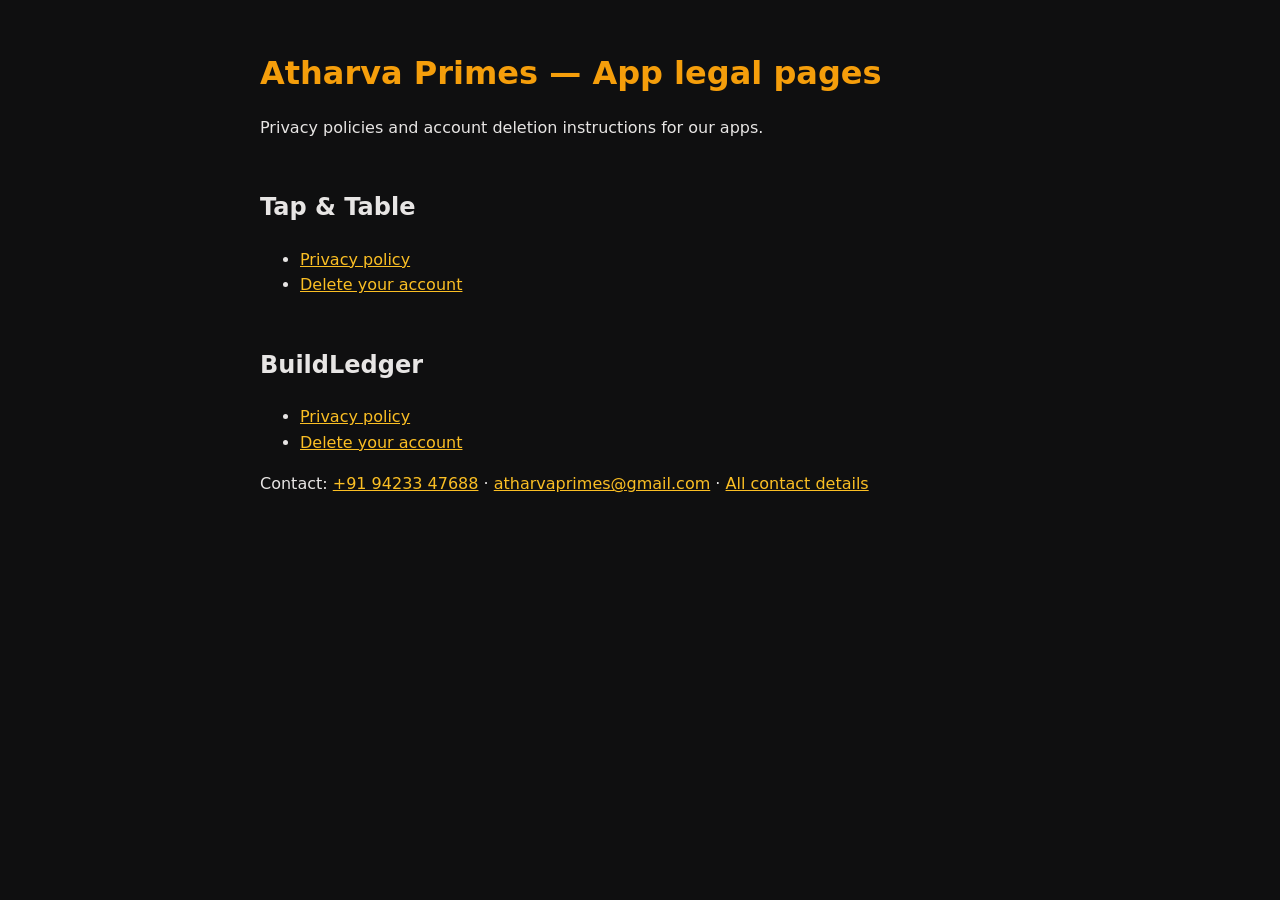
<file: index.html>
<!doctype html>
<html lang="en">
<head>
  <meta charset="utf-8" />
  <meta name="viewport" content="width=device-width, initial-scale=1" />
  <title>Legal — Atharva Primes apps</title>
  <link rel="stylesheet" href="style.css" />
</head>
<body>
  <main>
    <h1>Atharva Primes — App legal pages</h1>
    <p>Privacy policies and account deletion instructions for our apps.</p>

    <h2>Tap &amp; Table</h2>
    <ul>
      <li><a href="tap-and-table/privacy.html">Privacy policy</a></li>
      <li><a href="tap-and-table/delete-account.html">Delete your account</a></li>
    </ul>

    <h2>BuildLedger</h2>
    <ul>
      <li><a href="buildledger/privacy.html">Privacy policy</a></li>
      <li><a href="buildledger/privacy.html#deletion">Delete your account</a></li>
    </ul>

    <p>Contact: <a href="tel:+919423347688">+91 94233 47688</a> · <a href="mailto:atharvaprimes@gmail.com">atharvaprimes@gmail.com</a> · <a href="contact.html">All contact details</a></p>
  </main>
</body>
</html>
</file>
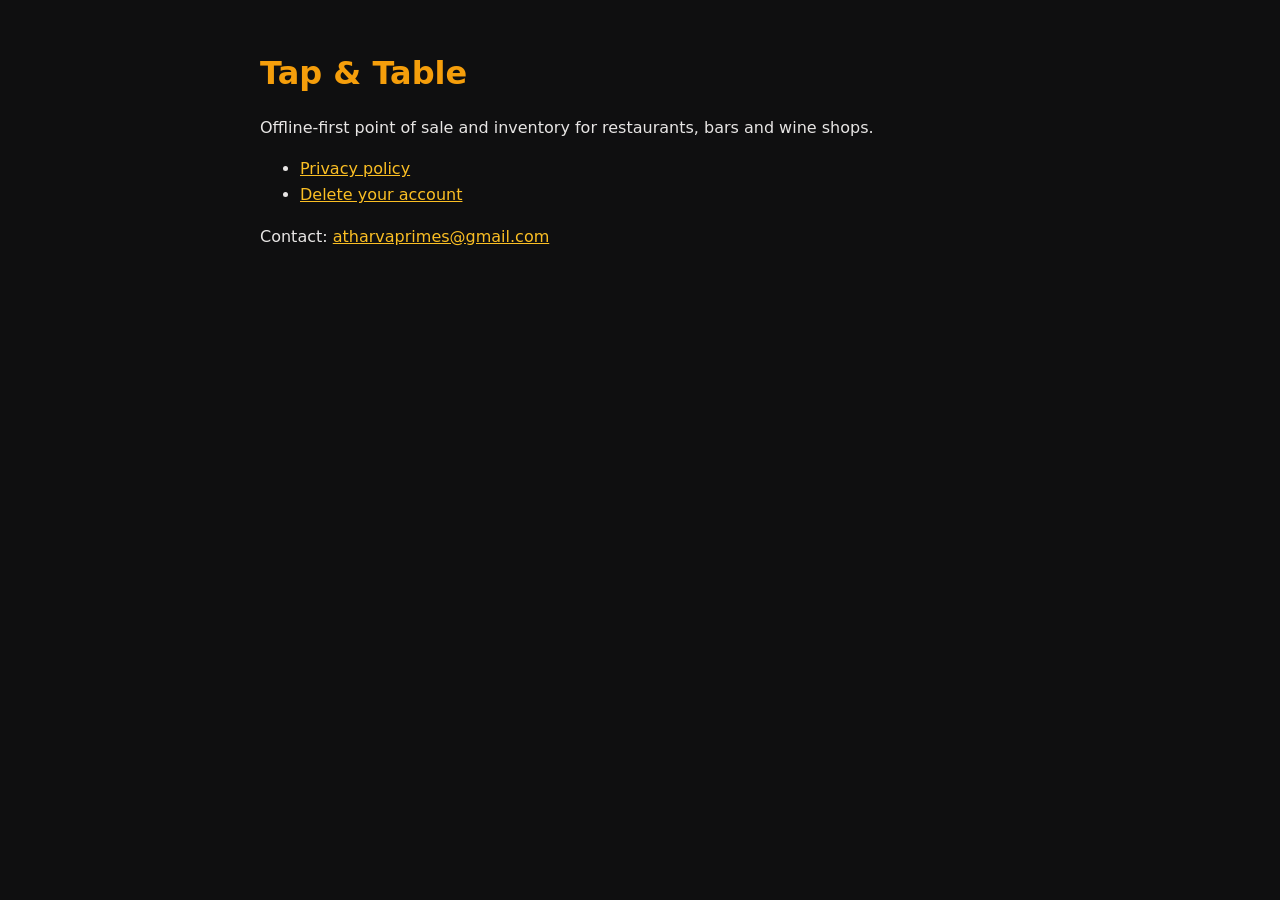
<file: tap-and-table/index.html>
﻿<!doctype html>
<html lang="en">
<head>
  <meta charset="utf-8" />
  <meta name="viewport" content="width=device-width, initial-scale=1" />
  <title>Tap &amp; Table</title>
  <link rel="stylesheet" href="../style.css" />
</head>
<body>
  <main>
    <h1>Tap &amp; Table</h1>
    <p>Offline-first point of sale and inventory for restaurants, bars and wine shops.</p>
    <ul>
      <li><a href="privacy.html">Privacy policy</a></li>
      <li><a href="delete-account.html">Delete your account</a></li>
    </ul>
    <p>Contact: <a href="mailto:atharvaprimes@gmail.com">atharvaprimes@gmail.com</a></p>
  </main>
</body>
</html>
</file>
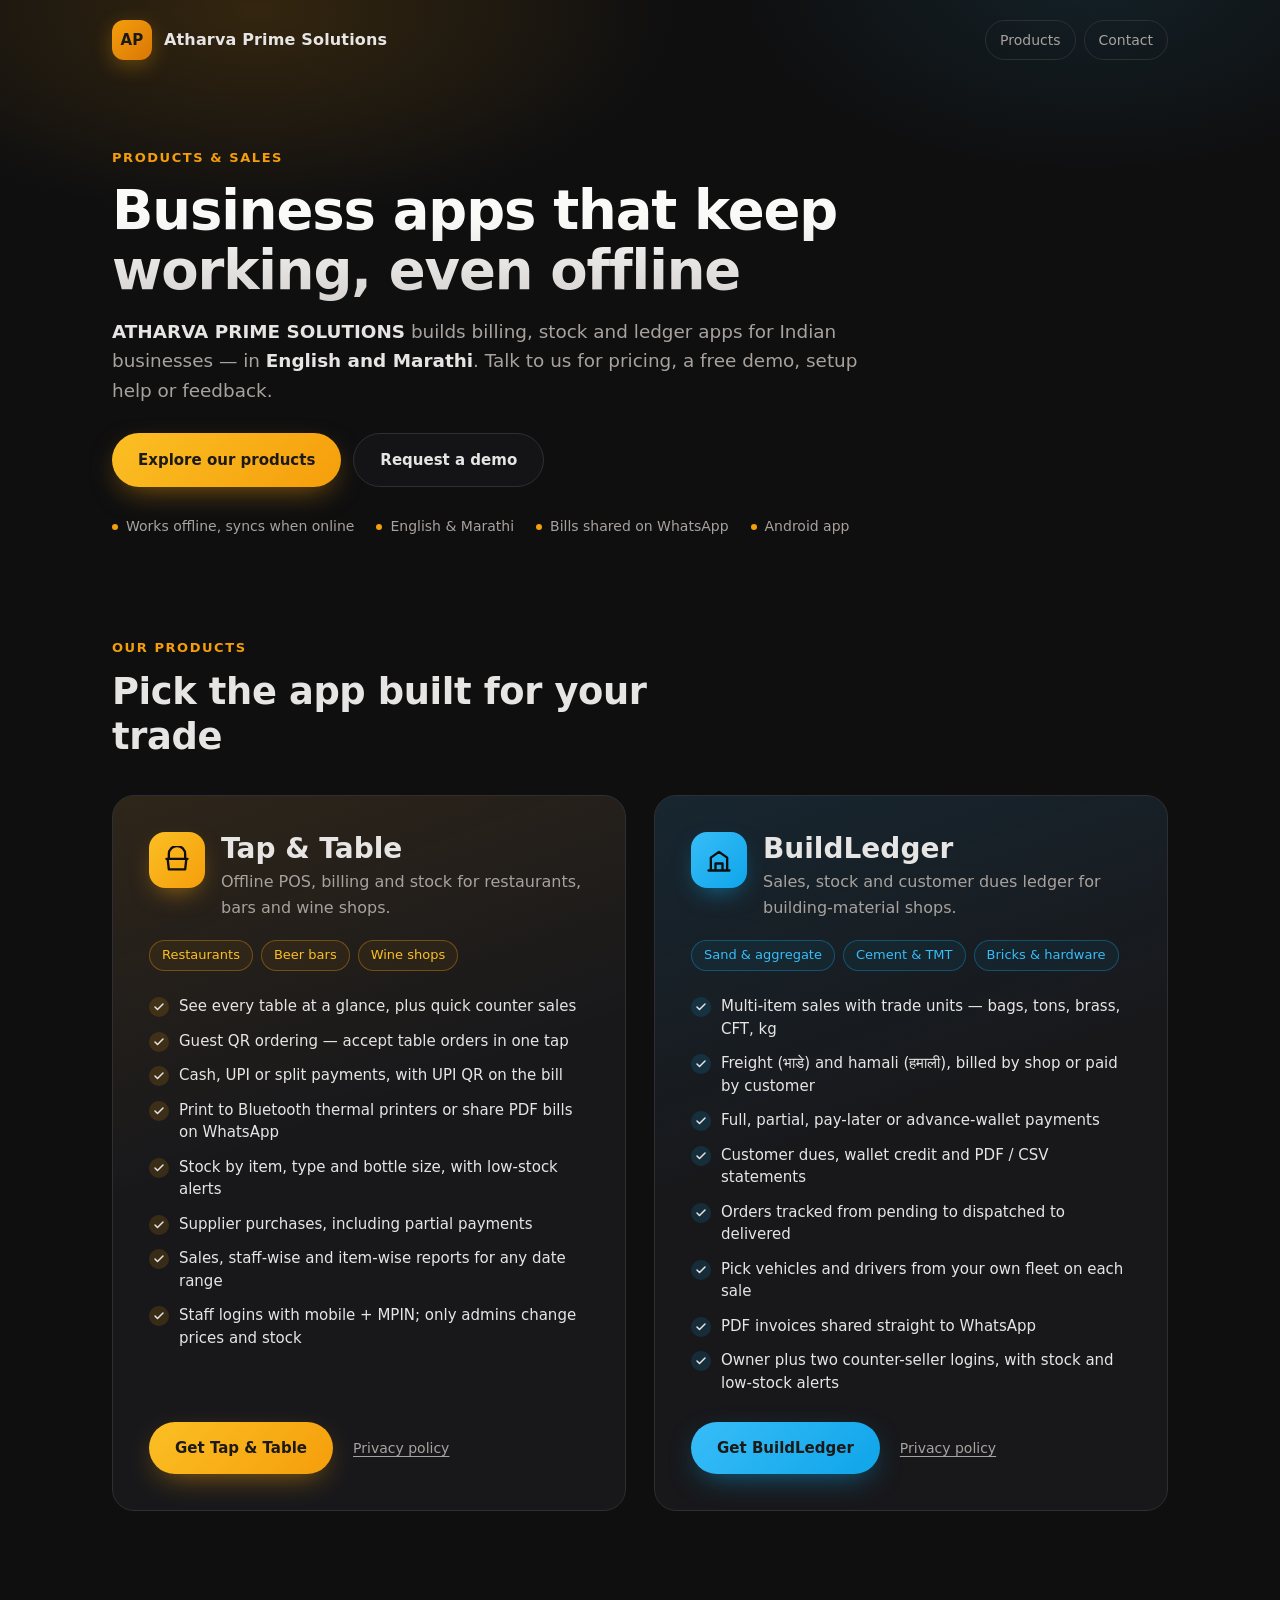
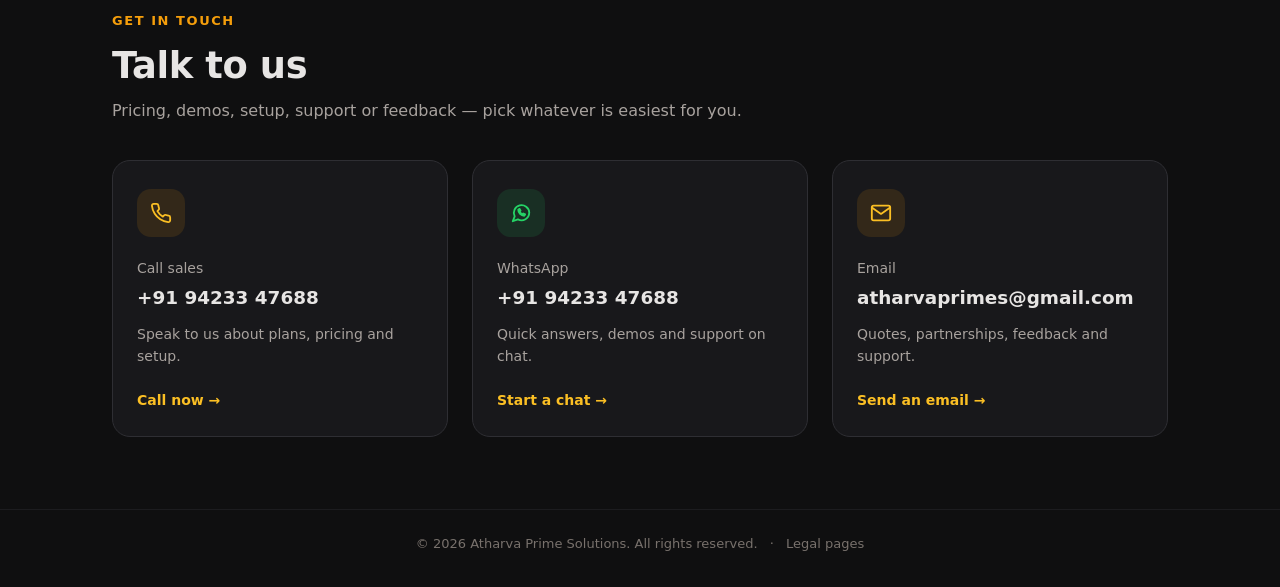
<file: contact.html>
<!doctype html>
<html lang="en">
<head>
  <meta charset="utf-8" />
  <meta name="viewport" content="width=device-width, initial-scale=1" />
  <meta name="description" content="ATHARVA PRIME SOLUTIONS builds Tap &amp; Table (POS and stock for restaurants, bars and wine shops) and BuildLedger (sales and dues ledger for building-material shops). Contact us for pricing, demos and support." />
  <meta name="theme-color" content="#0f0f10" />
  <title>Products &amp; Contact — ATHARVA PRIME SOLUTIONS</title>
  <link rel="stylesheet" href="contact.css" />
</head>
<body>
  <div class="glow" aria-hidden="true"></div>

  <header class="topbar">
    <a class="brand" href="index.html">
      <span class="brand-mark" aria-hidden="true">AP</span>
      <span class="brand-name">Atharva Prime Solutions</span>
    </a>
    <nav class="topbar-nav">
      <a class="topbar-link" href="#products">Products</a>
      <a class="topbar-link" href="#contact">Contact</a>
    </nav>
  </header>

  <main>
    <section class="hero">
      <span class="eyebrow">Products &amp; sales</span>
      <h1>Business apps that keep working, even offline</h1>
      <p class="lead">
        <strong>ATHARVA PRIME SOLUTIONS</strong> builds billing, stock and ledger apps for
        Indian businesses &mdash; in <strong>English and Marathi</strong>.
        Talk to us for pricing, a free demo, setup help or feedback.
      </p>
      <div class="hero-actions">
        <a class="btn btn-primary" href="#products">Explore our products</a>
        <a class="btn btn-secondary" href="https://wa.me/919423347688?text=Hi%2C%20I%27d%20like%20a%20demo%20of%20your%20business%20apps." target="_blank" rel="noopener">Request a demo</a>
      </div>
      <ul class="highlights">
        <li>Works offline, syncs when online</li>
        <li>English &amp; Marathi</li>
        <li>Bills shared on WhatsApp</li>
        <li>Android app</li>
      </ul>
    </section>

    <section id="products" class="section">
      <div class="section-head">
        <span class="eyebrow">Our products</span>
        <h2>Pick the app built for your trade</h2>
      </div>

      <div class="products">
        <article class="product-card tnt">
          <div class="product-top">
            <span class="product-logo" aria-hidden="true">
              <svg viewBox="0 0 24 24"><path d="M3 11h18M5 11V7a7 7 0 0 1 14 0v4M4 11l1 9h14l1-9"/></svg>
            </span>
            <div>
              <h3>Tap &amp; Table</h3>
              <p class="product-tagline">Offline POS, billing and stock for restaurants, bars and wine shops.</p>
            </div>
          </div>

          <ul class="tags">
            <li>Restaurants</li>
            <li>Beer bars</li>
            <li>Wine shops</li>
          </ul>

          <ul class="checklist">
            <li>See every table at a glance, plus quick counter sales</li>
            <li>Guest QR ordering &mdash; accept table orders in one tap</li>
            <li>Cash, UPI or split payments, with UPI QR on the bill</li>
            <li>Print to Bluetooth thermal printers or share PDF bills on WhatsApp</li>
            <li>Stock by item, type and bottle size, with low-stock alerts</li>
            <li>Supplier purchases, including partial payments</li>
            <li>Sales, staff-wise and item-wise reports for any date range</li>
            <li>Staff logins with mobile + MPIN; only admins change prices and stock</li>
          </ul>

          <div class="product-actions">
            <a class="btn btn-primary" href="https://wa.me/919423347688?text=Hi%2C%20I%27d%20like%20to%20get%20Tap%20%26%20Table%20for%20my%20business.%20Please%20share%20pricing%20and%20a%20demo." target="_blank" rel="noopener">Get Tap &amp; Table</a>
            <a class="text-link" href="tap-and-table/privacy.html">Privacy policy</a>
          </div>
        </article>

        <article class="product-card bl">
          <div class="product-top">
            <span class="product-logo" aria-hidden="true">
              <svg viewBox="0 0 24 24"><path d="M3 21h18M5 21V10l7-5 7 5v11M9 21v-6h6v6"/></svg>
            </span>
            <div>
              <h3>BuildLedger</h3>
              <p class="product-tagline">Sales, stock and customer dues ledger for building-material shops.</p>
            </div>
          </div>

          <ul class="tags">
            <li>Sand &amp; aggregate</li>
            <li>Cement &amp; TMT</li>
            <li>Bricks &amp; hardware</li>
          </ul>

          <ul class="checklist">
            <li>Multi-item sales with trade units &mdash; bags, tons, brass, CFT, kg</li>
            <li>Freight (भाडे) and hamali (हमाली), billed by shop or paid by customer</li>
            <li>Full, partial, pay-later or advance-wallet payments</li>
            <li>Customer dues, wallet credit and PDF / CSV statements</li>
            <li>Orders tracked from pending to dispatched to delivered</li>
            <li>Pick vehicles and drivers from your own fleet on each sale</li>
            <li>PDF invoices shared straight to WhatsApp</li>
            <li>Owner plus two counter-seller logins, with stock and low-stock alerts</li>
          </ul>

          <div class="product-actions">
            <a class="btn btn-primary" href="https://wa.me/919423347688?text=Hi%2C%20I%27d%20like%20to%20get%20BuildLedger%20for%20my%20shop.%20Please%20share%20pricing%20and%20a%20demo." target="_blank" rel="noopener">Get BuildLedger</a>
            <a class="text-link" href="buildledger/privacy.html">Privacy policy</a>
          </div>
        </article>
      </div>
    </section>

    <section id="contact" class="section">
      <div class="section-head">
        <span class="eyebrow">Get in touch</span>
        <h2>Talk to us</h2>
        <p>Pricing, demos, setup, support or feedback &mdash; pick whatever is easiest for you.</p>
      </div>

      <div class="cards">
        <a class="card" href="tel:+919423347688">
          <span class="icon" aria-hidden="true">
            <svg viewBox="0 0 24 24"><path d="M22 16.92v3a2 2 0 0 1-2.18 2 19.8 19.8 0 0 1-8.63-3.07 19.5 19.5 0 0 1-6-6A19.8 19.8 0 0 1 2.12 4.18 2 2 0 0 1 4.11 2h3a2 2 0 0 1 2 1.72c.13.96.36 1.9.7 2.81a2 2 0 0 1-.45 2.11L8.09 9.91a16 16 0 0 0 6 6l1.27-1.27a2 2 0 0 1 2.11-.45c.91.34 1.85.57 2.81.7A2 2 0 0 1 22 16.92z"/></svg>
          </span>
          <span class="card-label">Call sales</span>
          <span class="card-value">+91 94233 47688</span>
          <span class="card-desc">Speak to us about plans, pricing and setup.</span>
          <span class="card-action">Call now <span aria-hidden="true">&rarr;</span></span>
        </a>

        <a class="card" href="https://wa.me/919423347688?text=Hi%2C%20I%27d%20like%20to%20know%20more%20about%20your%20apps." target="_blank" rel="noopener">
          <span class="icon icon-whatsapp" aria-hidden="true">
            <svg viewBox="0 0 24 24"><path d="M21 11.5a8.4 8.4 0 0 1-12.4 7.4L3 21l2.1-5.4A8.4 8.4 0 1 1 21 11.5z"/><path d="M9 8.5c0 3.5 3 6.5 6.5 6.5l1-1.5-2-1-1 1c-1.2-.5-2.5-1.8-3-3l1-1-1-2L9 8.5z"/></svg>
          </span>
          <span class="card-label">WhatsApp</span>
          <span class="card-value">+91 94233 47688</span>
          <span class="card-desc">Quick answers, demos and support on chat.</span>
          <span class="card-action">Start a chat <span aria-hidden="true">&rarr;</span></span>
        </a>

        <a class="card" href="mailto:atharvaprimes@gmail.com?subject=Product%20enquiry">
          <span class="icon" aria-hidden="true">
            <svg viewBox="0 0 24 24"><rect x="2" y="4" width="20" height="16" rx="2"/><path d="m22 6-10 7L2 6"/></svg>
          </span>
          <span class="card-label">Email</span>
          <span class="card-value">atharvaprimes<wbr>@gmail.com</span>
          <span class="card-desc">Quotes, partnerships, feedback and support.</span>
          <span class="card-action">Send an email <span aria-hidden="true">&rarr;</span></span>
        </a>
      </div>
    </section>
  </main>

  <footer class="footer">
    &copy; <span id="year">2026</span> Atharva Prime Solutions. All rights reserved.
    <span class="footer-sep" aria-hidden="true">&middot;</span>
    <a href="index.html">Legal pages</a>
  </footer>
  <script>document.getElementById('year').textContent = new Date().getFullYear();</script>
</body>
</html>
</file>
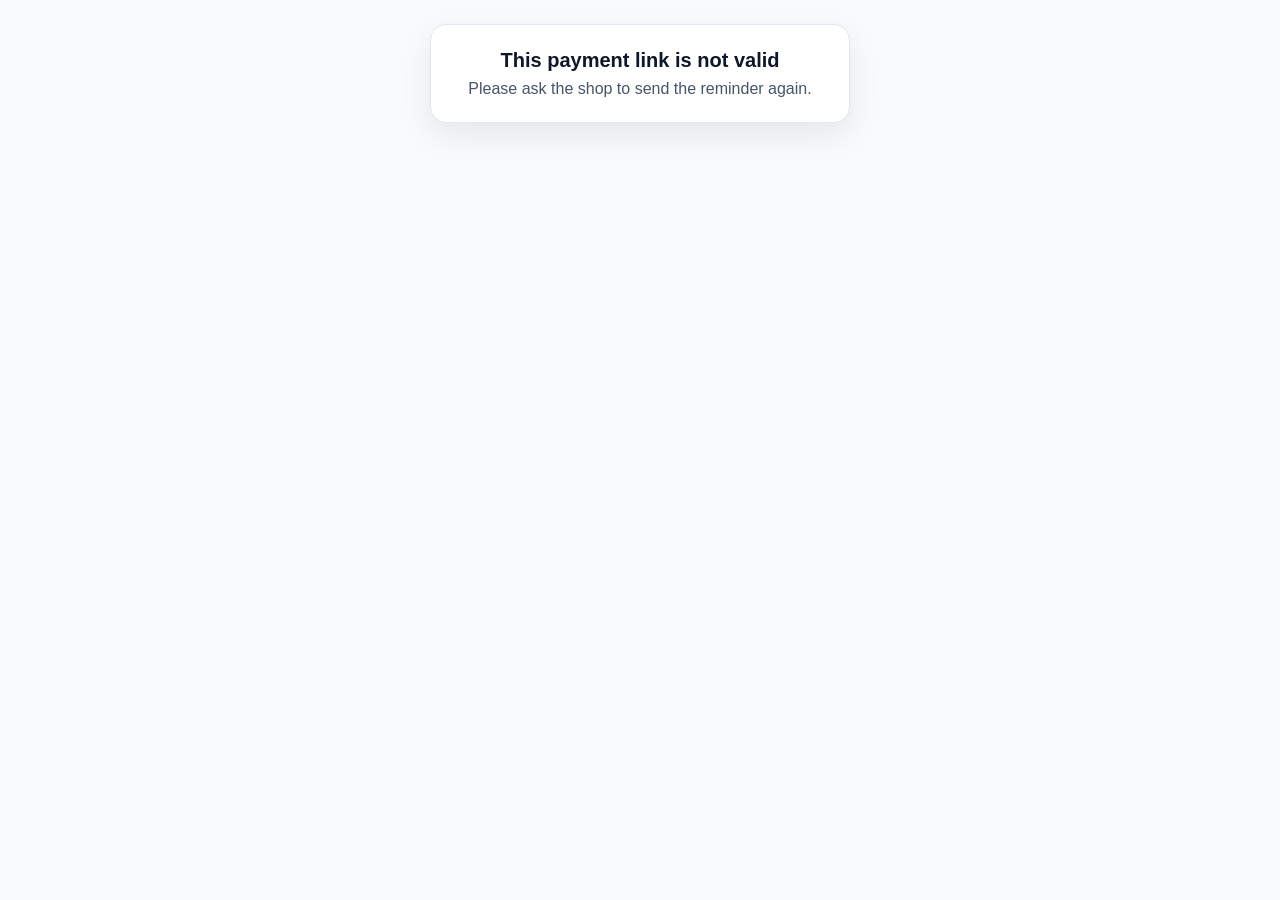
<file: buildledger/pay.html>
<!doctype html>
<html lang="en">
<head>
  <meta charset="utf-8" />
  <meta name="viewport" content="width=device-width, initial-scale=1" />
  <meta name="robots" content="noindex, nofollow" />
  <meta name="referrer" content="no-referrer" />
  <meta name="theme-color" content="#1D4ED8" />
  <title>Pay by UPI</title>
  <style>
    * { box-sizing: border-box; }
    html, body { margin: 0; padding: 0; }
    body {
      min-height: 100vh;
      background: #F8FAFC;
      color: #0F172A;
      font-family: -apple-system, BlinkMacSystemFont, "Segoe UI", Roboto, "Noto Sans Devanagari", Arial, sans-serif;
      display: flex;
      align-items: flex-start;
      justify-content: center;
      padding: 24px 16px;
    }
    .card {
      width: 100%;
      max-width: 420px;
      background: #FFFFFF;
      border: 1px solid #E2E8F0;
      border-radius: 16px;
      padding: 24px;
      box-shadow: 0 12px 32px rgba(15, 23, 42, 0.08);
    }
    .payee { margin: 0; font-size: 14px; color: #475569; }
    .shop { margin: 4px 0 0; font-size: 20px; font-weight: 700; }
    .amount { margin: 16px 0 0; font-size: 40px; font-weight: 800; letter-spacing: -0.5px; }
    .note { margin: 4px 0 0; font-size: 14px; color: #475569; }
    .btn {
      display: flex;
      align-items: center;
      justify-content: center;
      gap: 8px;
      min-height: 52px;
      width: 100%;
      margin-top: 12px;
      padding: 12px 16px;
      border-radius: 12px;
      border: 1px solid transparent;
      font-size: 16px;
      font-weight: 600;
      text-decoration: none;
      cursor: pointer;
      -webkit-tap-highlight-color: transparent;
      transition: transform 0.08s ease, background-color 0.15s ease;
    }
    .btn:active { transform: scale(0.98); }
    .btn:focus-visible { outline: 3px solid #93C5FD; outline-offset: 2px; }
    .btn-primary { margin-top: 24px; background: #1D4ED8; color: #F8FAFC; }
    .btn-primary:hover { background: #1E40AF; }
    .btn-app { background: #FFFFFF; color: #0F172A; border-color: #D5DBE3; }
    .btn-app:hover { background: #F1F5F9; }
    .apps-label { margin: 24px 0 0; font-size: 13px; font-weight: 600; color: #475569; text-transform: uppercase; letter-spacing: 0.4px; }
    .apps { display: grid; grid-template-columns: repeat(3, 1fr); gap: 8px; }
    .apps .btn { margin-top: 8px; font-size: 14px; padding: 8px; }
    .vpa-box {
      display: flex;
      align-items: center;
      gap: 8px;
      margin-top: 24px;
      padding: 8px 8px 8px 16px;
      border: 1px solid #E2E8F0;
      border-radius: 12px;
      background: #F8FAFC;
    }
    .vpa-text { flex: 1; min-width: 0; }
    .vpa-label { margin: 0; font-size: 12px; color: #64748B; }
    .vpa { margin: 2px 0 0; font-size: 16px; font-weight: 600; word-break: break-all; }
    .copy {
      min-height: 48px;
      min-width: 72px;
      padding: 0 12px;
      border-radius: 10px;
      border: 1px solid #D5DBE3;
      background: #FFFFFF;
      color: #1D4ED8;
      font-size: 14px;
      font-weight: 600;
      cursor: pointer;
    }
    .copy:hover { background: #EFF6FF; }
    .hint { margin: 16px 0 0; font-size: 13px; line-height: 1.5; color: #64748B; }
    .error { text-align: center; }
    .error h1 { font-size: 20px; margin: 0 0 8px; }
    .error p { margin: 0; color: #475569; }
    .hidden { display: none !important; }
  </style>
</head>
<body>
  <main class="card" id="pay">
    <p class="payee" id="t-payto">Pay to</p>
    <p class="shop" id="shop"></p>
    <p class="amount" id="amount"></p>
    <p class="note" id="note"></p>

    <a class="btn btn-primary" id="any-app" href="#">
      <svg width="20" height="20" viewBox="0 0 24 24" fill="none" stroke="currentColor" stroke-width="2" aria-hidden="true"><rect x="2" y="5" width="20" height="14" rx="2"/><path d="M2 10h20"/></svg>
      <span id="t-any">Pay with any UPI app</span>
    </a>

    <p class="apps-label" id="t-or">Or open</p>
    <div class="apps">
      <a class="btn btn-app" id="gpay" href="#">GPay</a>
      <a class="btn btn-app" id="phonepe" href="#">PhonePe</a>
      <a class="btn btn-app" id="paytm" href="#">Paytm</a>
    </div>

    <div class="vpa-box">
      <div class="vpa-text">
        <p class="vpa-label" id="t-upiid">UPI ID</p>
        <p class="vpa" id="vpa"></p>
      </div>
      <button class="copy" id="copy" type="button">Copy</button>
    </div>

    <p class="hint" id="t-hint">Check the name and UPI ID in your UPI app before you pay. If an app does not open, copy the UPI ID and pay from any UPI app.</p>
  </main>

  <main class="card error hidden" id="invalid">
    <h1 id="t-bad-title">This payment link is not valid</h1>
    <p id="t-bad-body">Please ask the shop to send the reminder again.</p>
  </main>

  <script>
    (function () {
      var STRINGS = {
        en: {
          payto: 'Pay to', any: 'Pay with any UPI app', or: 'Or open', payWith: 'Pay with', upiid: 'UPI ID', copy: 'Copy', copied: 'Copied',
          hint: 'Check the name and UPI ID in your UPI app before you pay. If an app does not open, copy the UPI ID and pay from any UPI app.',
          badTitle: 'This payment link is not valid', badBody: 'Please ask the shop to send the reminder again.', title: 'Pay by UPI'
        },
        mr: {
          payto: 'यांना पैसे द्या', any: 'कोणत्याही UPI ॲपने भरा', or: 'किंवा उघडा', payWith: 'यातून भरा', upiid: 'UPI ID', copy: 'कॉपी', copied: 'कॉपी केले',
          hint: 'पैसे भरण्यापूर्वी UPI ॲपमध्ये नाव आणि UPI ID तपासा. ॲप उघडले नाही तर UPI ID कॉपी करून कोणत्याही UPI ॲपने भरा.',
          badTitle: 'ही पेमेंट लिंक चुकीची आहे', badBody: 'कृपया दुकानाला पुन्हा आठवण पाठवायला सांगा.', title: 'UPI ने भरा'
        }
      };
      var VPA = /^[a-zA-Z0-9._-]{2,255}@[a-zA-Z][a-zA-Z0-9]{1,63}$/;

      var query = new URLSearchParams(window.location.search);
      var lang = query.get('lang') === 'mr' ? 'mr' : 'en';
      var s = STRINGS[lang];
      document.documentElement.lang = lang;
      document.title = s.title;

      function text(id, value) { document.getElementById(id).textContent = value; }

      var vpa = (query.get('pa') || '').trim().toLowerCase();
      var name = (query.get('pn') || '').trim().slice(0, 50);
      var note = (query.get('tn') || '').trim().slice(0, 80);
      var amount = Number(query.get('am'));

      if (!VPA.test(vpa) || !(amount > 0) || amount > 100000) {
        document.getElementById('pay').classList.add('hidden');
        document.getElementById('invalid').classList.remove('hidden');
        text('t-bad-title', s.badTitle);
        text('t-bad-body', s.badBody);
        return;
      }

      var params = ['pa=' + encodeURIComponent(vpa)];
      if (name) params.push('pn=' + encodeURIComponent(name));
      params.push('am=' + amount.toFixed(2), 'cu=INR');
      if (note) params.push('tn=' + encodeURIComponent(note));
      var qs = params.join('&');

      var ua = navigator.userAgent || '';
      var ios = /iPhone|iPad|iPod/i.test(ua) || (navigator.platform === 'MacIntel' && navigator.maxTouchPoints > 1);

      // Android shows its chooser of installed UPI apps for upi://. iOS has no chooser, so it needs app-specific links.
      document.getElementById('any-app').href = 'upi://pay?' + qs;
      document.getElementById('gpay').href = (ios ? 'gpay://upi/pay?' : 'tez://upi/pay?') + qs;
      document.getElementById('phonepe').href = 'phonepe://pay?' + qs;
      document.getElementById('paytm').href = 'paytmmp://pay?' + qs;
      if (ios) {
        document.getElementById('any-app').classList.add('hidden');
      }

      text('t-payto', s.payto);
      text('shop', name || vpa);
      text('amount', '\u20B9' + amount.toLocaleString('en-IN', { minimumFractionDigits: amount % 1 ? 2 : 0, maximumFractionDigits: 2 }));
      if (note) { text('note', note); } else { document.getElementById('note').classList.add('hidden'); }
      text('t-any', s.any);
      text('t-or', ios ? s.payWith : s.or);
      text('t-upiid', s.upiid);
      text('vpa', vpa);
      text('t-hint', s.hint);

      var copy = document.getElementById('copy');
      copy.textContent = s.copy;
      copy.addEventListener('click', function () {
        var done = function () {
          copy.textContent = s.copied;
          setTimeout(function () { copy.textContent = s.copy; }, 1500);
        };
        if (navigator.clipboard && navigator.clipboard.writeText) {
          navigator.clipboard.writeText(vpa).then(done, function () { window.prompt(s.upiid, vpa); });
        } else {
          window.prompt(s.upiid, vpa);
        }
      });
    })();
  </script>
</body>
</html>
</file>
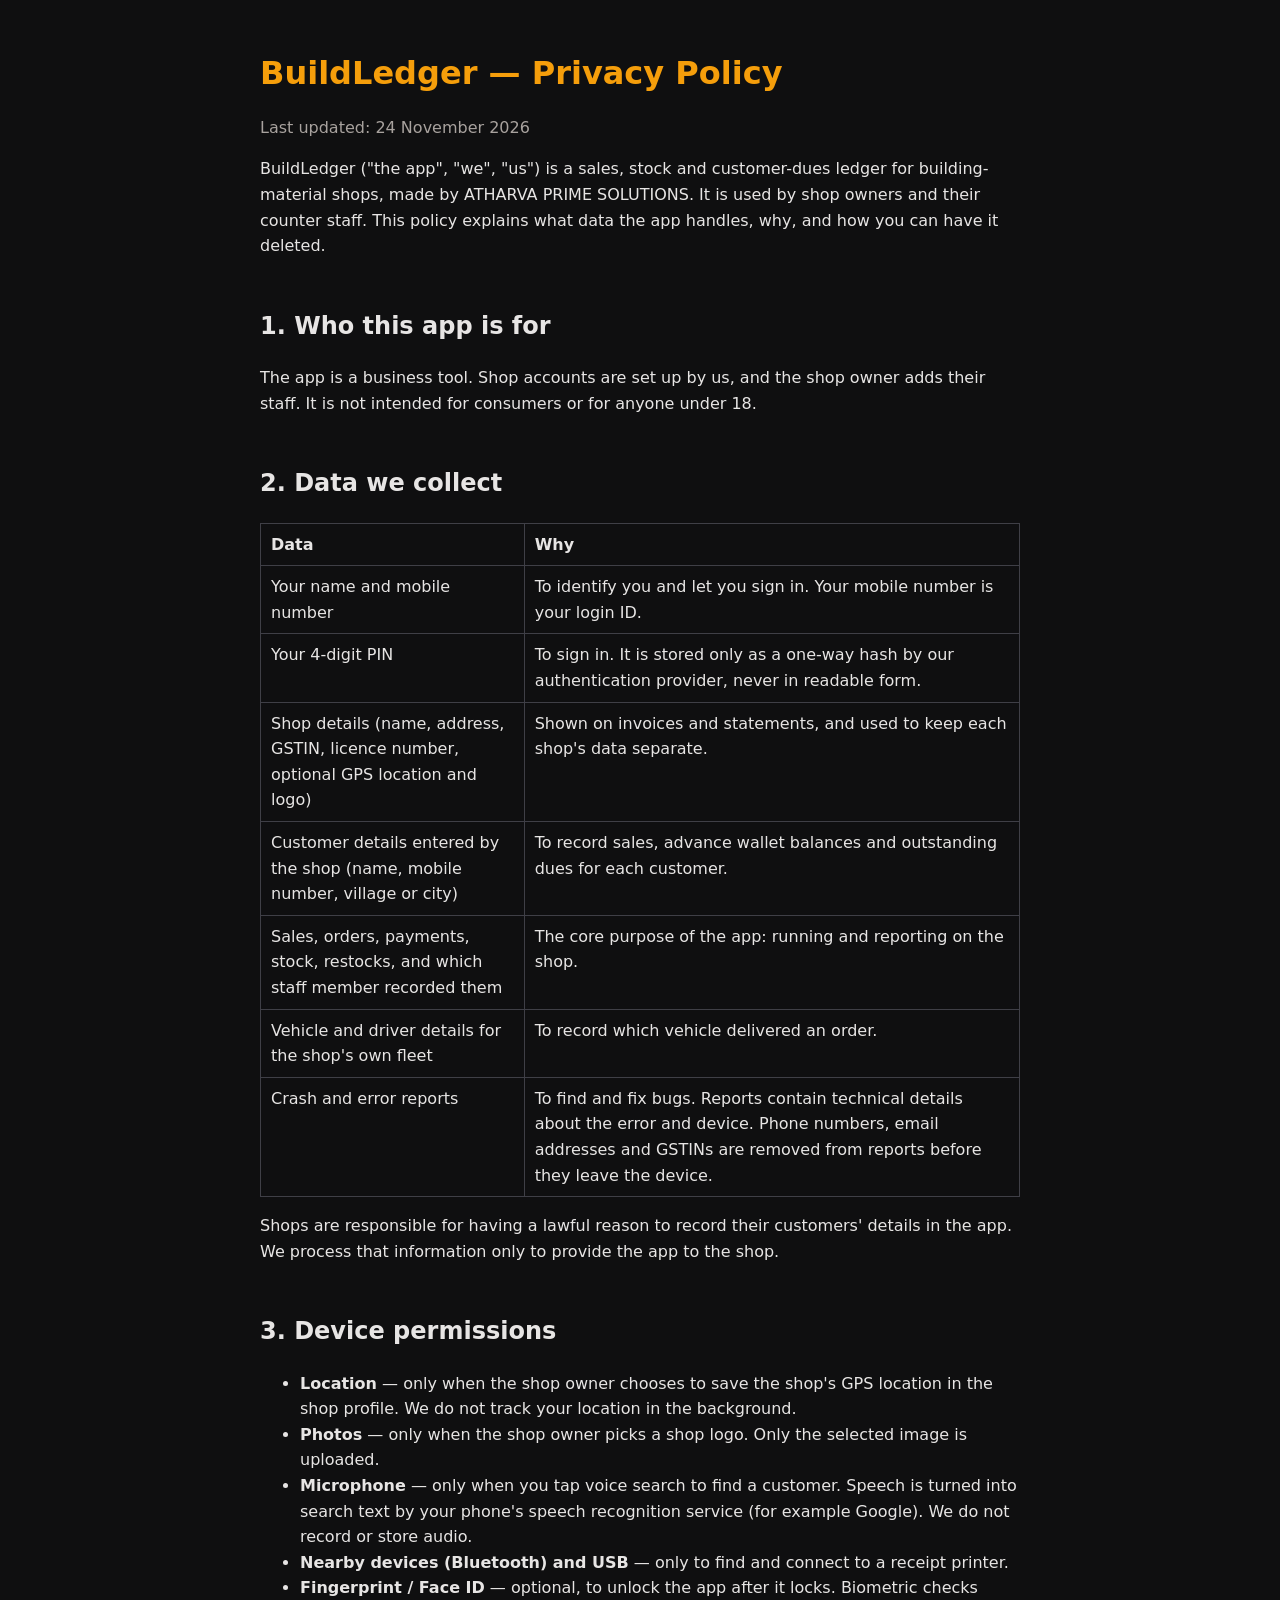
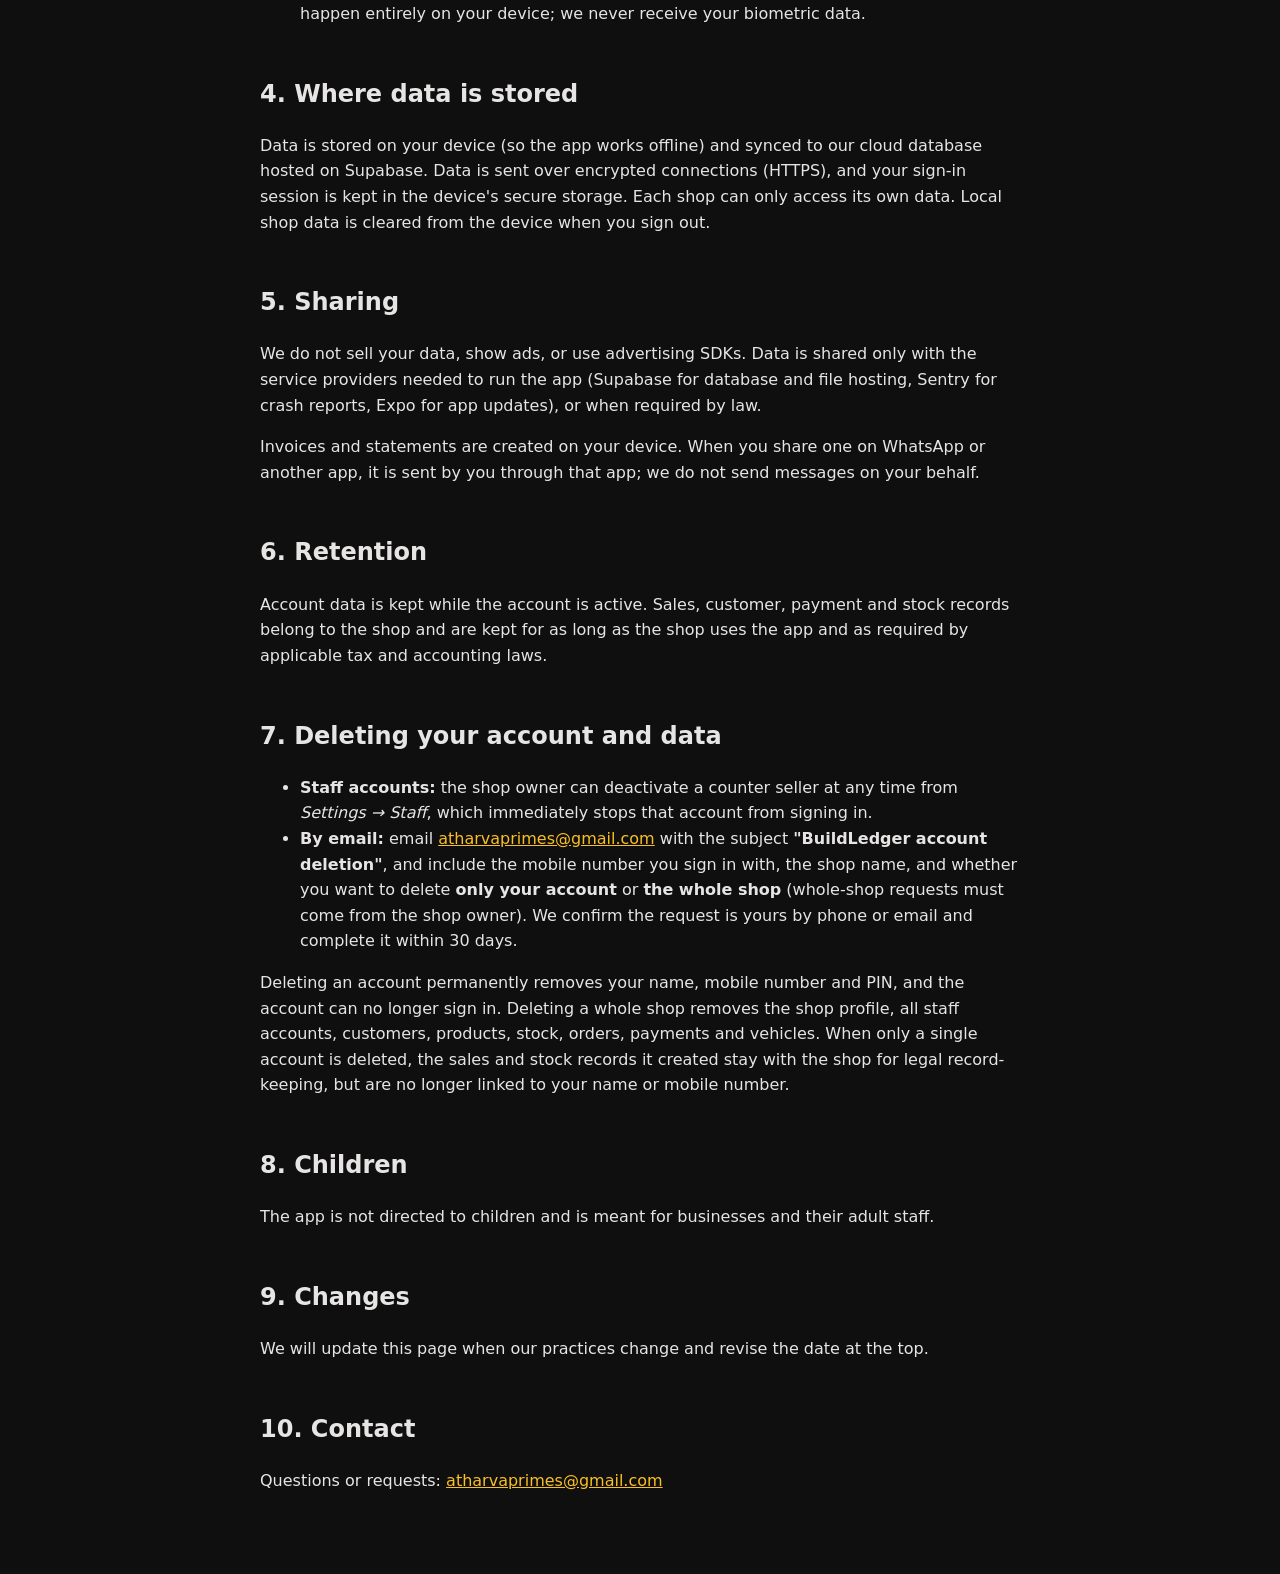
<file: buildledger/privacy.html>
<!doctype html>
<html lang="en">
<head>
  <meta charset="utf-8" />
  <meta name="viewport" content="width=device-width, initial-scale=1" />
  <title>Privacy Policy — BuildLedger</title>
  <link rel="stylesheet" href="../style.css" />
</head>
<body>
  <main>
    <h1>BuildLedger — Privacy Policy</h1>
    <p class="meta">Last updated: 24 November 2026</p>

    <p>
      BuildLedger ("the app", "we", "us") is a sales, stock and customer-dues ledger for building-material shops,
      made by ATHARVA PRIME SOLUTIONS. It is used by shop owners and their counter staff. This policy explains
      what data the app handles, why, and how you can have it deleted.
    </p>

    <h2>1. Who this app is for</h2>
    <p>
      The app is a business tool. Shop accounts are set up by us, and the shop owner adds their staff. It is not
      intended for consumers or for anyone under 18.
    </p>

    <h2>2. Data we collect</h2>
    <table>
      <thead>
        <tr><th>Data</th><th>Why</th></tr>
      </thead>
      <tbody>
        <tr>
          <td>Your name and mobile number</td>
          <td>To identify you and let you sign in. Your mobile number is your login ID.</td>
        </tr>
        <tr>
          <td>Your 4-digit PIN</td>
          <td>To sign in. It is stored only as a one-way hash by our authentication provider, never in readable form.</td>
        </tr>
        <tr>
          <td>Shop details (name, address, GSTIN, licence number, optional GPS location and logo)</td>
          <td>Shown on invoices and statements, and used to keep each shop's data separate.</td>
        </tr>
        <tr>
          <td>Customer details entered by the shop (name, mobile number, village or city)</td>
          <td>To record sales, advance wallet balances and outstanding dues for each customer.</td>
        </tr>
        <tr>
          <td>Sales, orders, payments, stock, restocks, and which staff member recorded them</td>
          <td>The core purpose of the app: running and reporting on the shop.</td>
        </tr>
        <tr>
          <td>Vehicle and driver details for the shop's own fleet</td>
          <td>To record which vehicle delivered an order.</td>
        </tr>
        <tr>
          <td>Crash and error reports</td>
          <td>
            To find and fix bugs. Reports contain technical details about the error and device. Phone numbers,
            email addresses and GSTINs are removed from reports before they leave the device.
          </td>
        </tr>
      </tbody>
    </table>
    <p>
      Shops are responsible for having a lawful reason to record their customers' details in the app. We process
      that information only to provide the app to the shop.
    </p>

    <h2>3. Device permissions</h2>
    <ul>
      <li>
        <strong>Location</strong> &mdash; only when the shop owner chooses to save the shop's GPS location in the
        shop profile. We do not track your location in the background.
      </li>
      <li>
        <strong>Photos</strong> &mdash; only when the shop owner picks a shop logo. Only the selected image is
        uploaded.
      </li>
      <li>
        <strong>Microphone</strong> &mdash; only when you tap voice search to find a customer. Speech is turned into
        search text by your phone's speech recognition service (for example Google). We do not record or store
        audio.
      </li>
      <li>
        <strong>Nearby devices (Bluetooth) and USB</strong> &mdash; only to find and connect to a receipt printer.
      </li>
      <li>
        <strong>Fingerprint / Face ID</strong> &mdash; optional, to unlock the app after it locks. Biometric checks
        happen entirely on your device; we never receive your biometric data.
      </li>
    </ul>

    <h2>4. Where data is stored</h2>
    <p>
      Data is stored on your device (so the app works offline) and synced to our cloud database hosted on
      Supabase. Data is sent over encrypted connections (HTTPS), and your sign-in session is kept in the device's
      secure storage. Each shop can only access its own data. Local shop data is cleared from the device when you
      sign out.
    </p>

    <h2>5. Sharing</h2>
    <p>
      We do not sell your data, show ads, or use advertising SDKs. Data is shared only with the service providers
      needed to run the app (Supabase for database and file hosting, Sentry for crash reports, Expo for app
      updates), or when required by law.
    </p>
    <p>
      Invoices and statements are created on your device. When you share one on WhatsApp or another app, it is
      sent by you through that app; we do not send messages on your behalf.
    </p>

    <h2>6. Retention</h2>
    <p>
      Account data is kept while the account is active. Sales, customer, payment and stock records belong to the
      shop and are kept for as long as the shop uses the app and as required by applicable tax and accounting
      laws.
    </p>

    <h2 id="deletion">7. Deleting your account and data</h2>
    <ul>
      <li>
        <strong>Staff accounts:</strong> the shop owner can deactivate a counter seller at any time from
        <em>Settings &rarr; Staff</em>, which immediately stops that account from signing in.
      </li>
      <li>
        <strong>By email:</strong> email
        <a href="mailto:atharvaprimes@gmail.com?subject=BuildLedger%20account%20deletion">atharvaprimes@gmail.com</a>
        with the subject <strong>"BuildLedger account deletion"</strong>, and include the mobile number you sign in
        with, the shop name, and whether you want to delete <strong>only your account</strong> or <strong>the whole
        shop</strong> (whole-shop requests must come from the shop owner). We confirm the request is yours by phone
        or email and complete it within 30 days.
      </li>
    </ul>
    <p>
      Deleting an account permanently removes your name, mobile number and PIN, and the account can no longer sign
      in. Deleting a whole shop removes the shop profile, all staff accounts, customers, products, stock, orders,
      payments and vehicles. When only a single account is deleted, the sales and stock records it created stay
      with the shop for legal record-keeping, but are no longer linked to your name or mobile number.
    </p>

    <h2>8. Children</h2>
    <p>The app is not directed to children and is meant for businesses and their adult staff.</p>

    <h2>9. Changes</h2>
    <p>We will update this page when our practices change and revise the date at the top.</p>

    <h2>10. Contact</h2>
    <p>Questions or requests: <a href="mailto:atharvaprimes@gmail.com">atharvaprimes@gmail.com</a></p>
  </main>
</body>
</html>
</file>
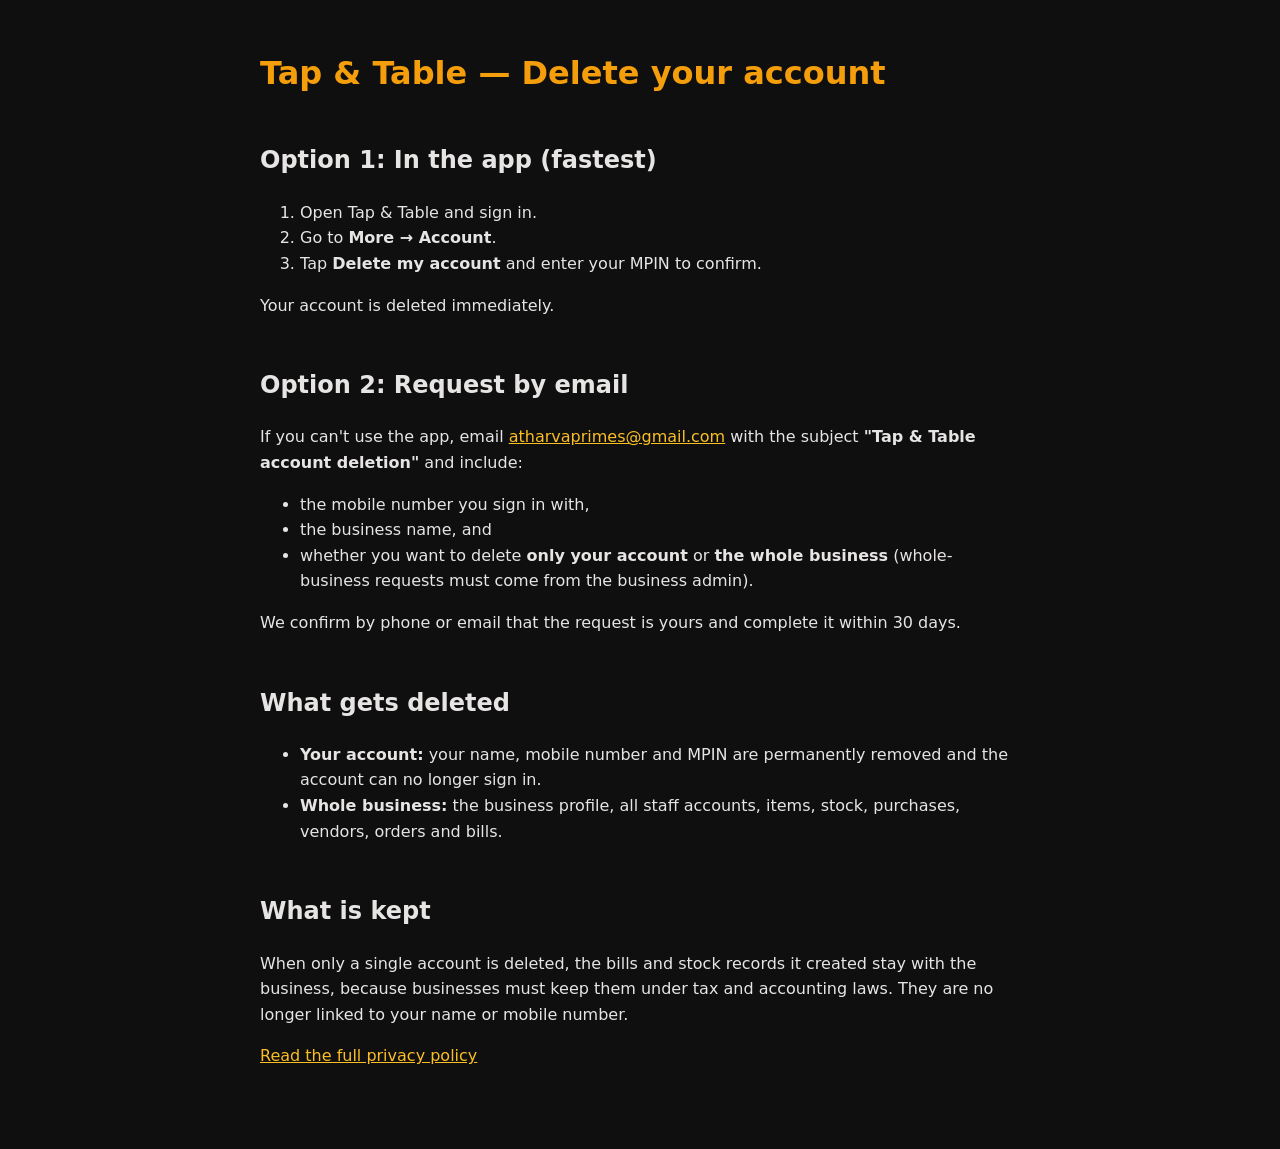
<file: tap-and-table/delete-account.html>
﻿<!doctype html>
<html lang="en">
<head>
  <meta charset="utf-8" />
  <meta name="viewport" content="width=device-width, initial-scale=1" />
  <title>Delete your account — Tap &amp; Table</title>
  <link rel="stylesheet" href="../style.css" />
</head>
<body>
  <main>
    <h1>Tap &amp; Table — Delete your account</h1>

    <h2>Option 1: In the app (fastest)</h2>
    <ol>
      <li>Open Tap &amp; Table and sign in.</li>
      <li>Go to <strong>More → Account</strong>.</li>
      <li>Tap <strong>Delete my account</strong> and enter your MPIN to confirm.</li>
    </ol>
    <p>Your account is deleted immediately.</p>

    <h2>Option 2: Request by email</h2>
    <p>
      If you can't use the app, email
      <a href="mailto:atharvaprimes@gmail.com?subject=Tap%20%26%20Table%20account%20deletion">atharvaprimes@gmail.com</a>
      with the subject <strong>"Tap &amp; Table account deletion"</strong> and include:
    </p>
    <ul>
      <li>the mobile number you sign in with,</li>
      <li>the business name, and</li>
      <li>whether you want to delete <strong>only your account</strong> or <strong>the whole business</strong>
        (whole-business requests must come from the business admin).</li>
    </ul>
    <p>We confirm by phone or email that the request is yours and complete it within 30 days.</p>

    <h2>What gets deleted</h2>
    <ul>
      <li><strong>Your account:</strong> your name, mobile number and MPIN are permanently removed and the
        account can no longer sign in.</li>
      <li><strong>Whole business:</strong> the business profile, all staff accounts, items, stock, purchases,
        vendors, orders and bills.</li>
    </ul>

    <h2>What is kept</h2>
    <p>
      When only a single account is deleted, the bills and stock records it created stay with the business,
      because businesses must keep them under tax and accounting laws. They are no longer linked to your name
      or mobile number.
    </p>

    <p><a href="privacy.html">Read the full privacy policy</a></p>
  </main>
</body>
</html>
</file>
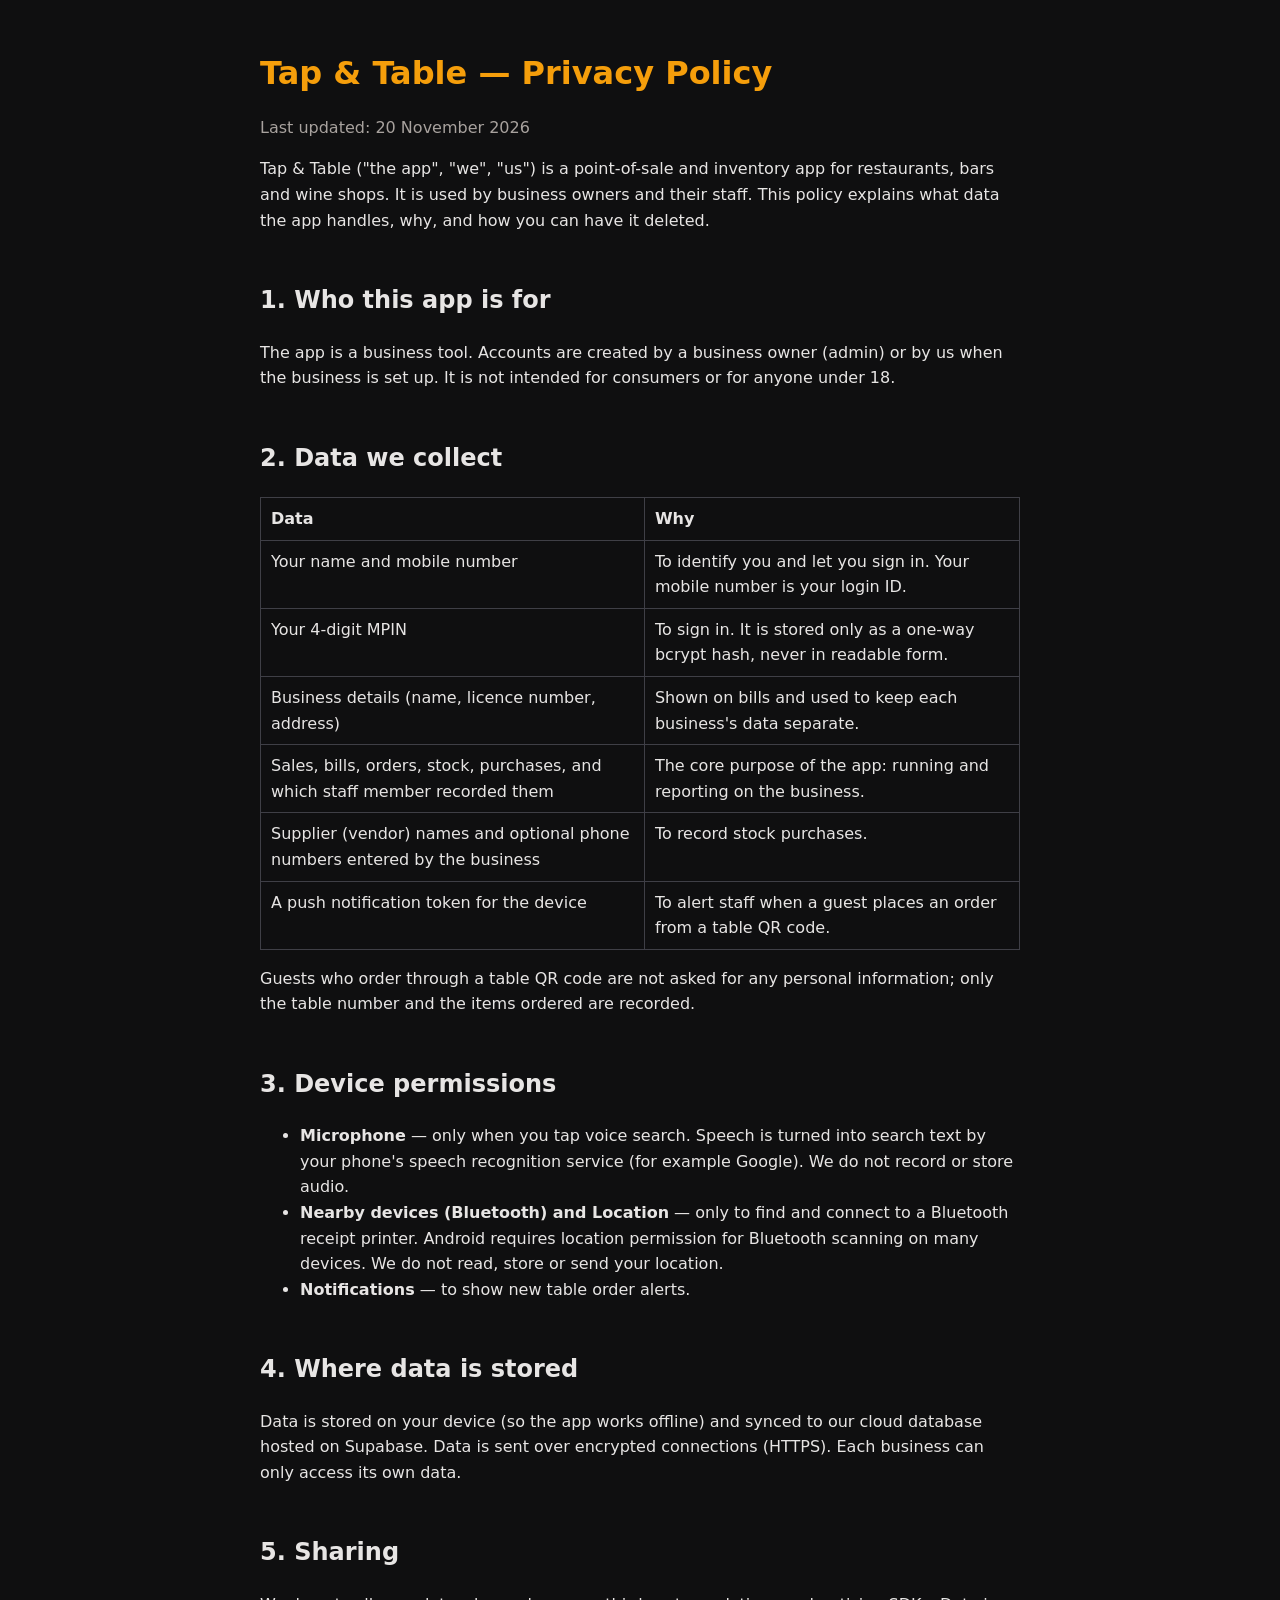
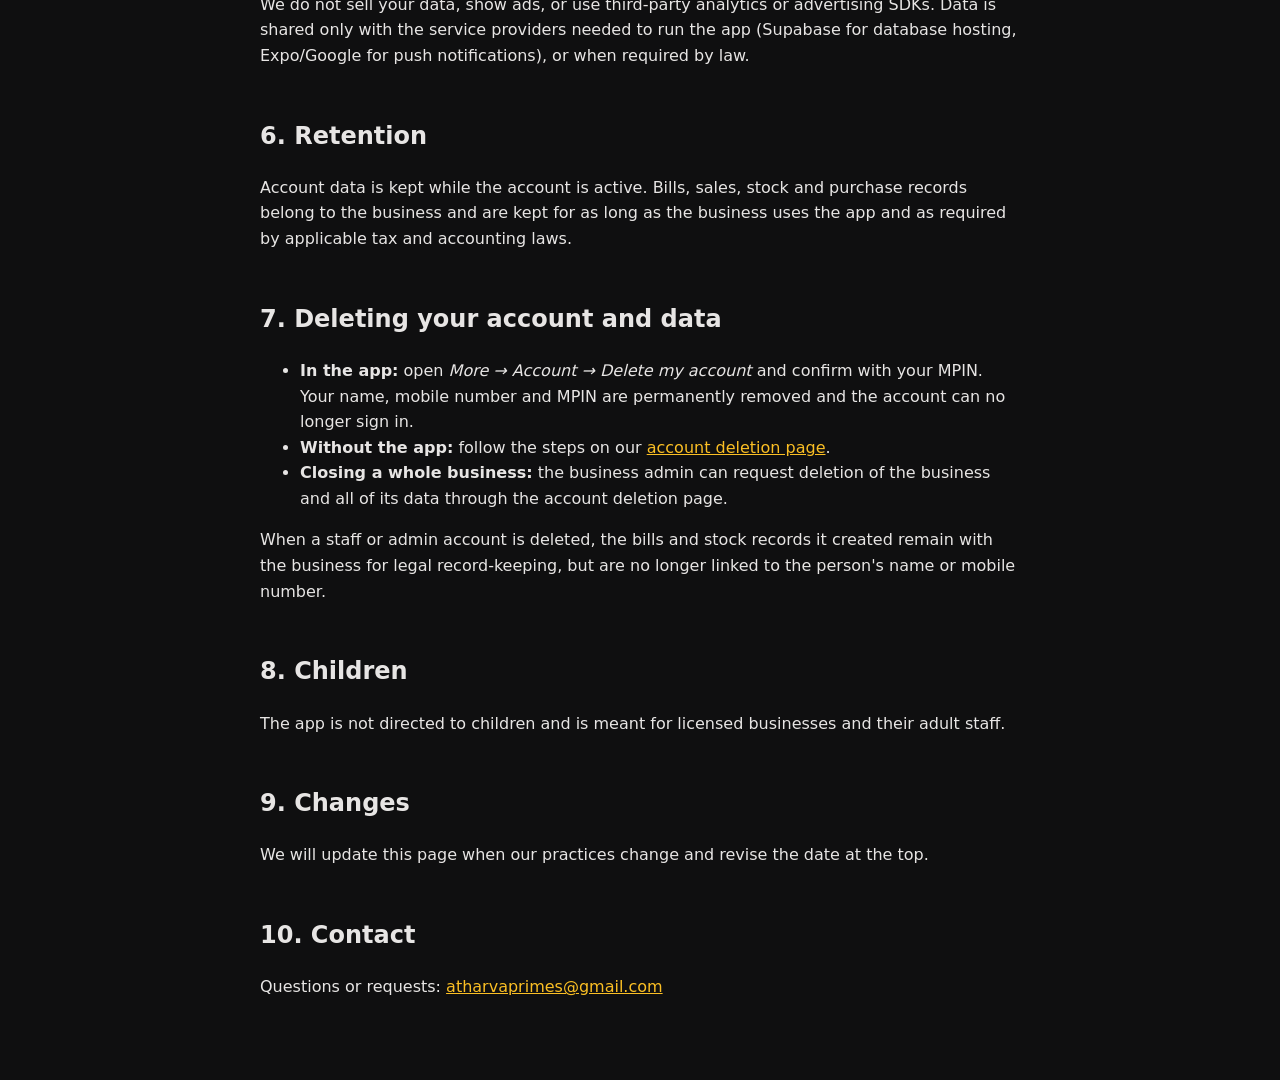
<file: tap-and-table/privacy.html>
﻿<!doctype html>
<html lang="en">
<head>
  <meta charset="utf-8" />
  <meta name="viewport" content="width=device-width, initial-scale=1" />
  <title>Privacy Policy — Tap &amp; Table</title>
  <link rel="stylesheet" href="../style.css" />
</head>
<body>
  <main>
    <h1>Tap &amp; Table — Privacy Policy</h1>
    <p class="meta">Last updated: 20 November 2026</p>

    <p>
      Tap &amp; Table ("the app", "we", "us") is a point-of-sale and inventory app for restaurants, bars and
      wine shops. It is used by business owners and their staff. This policy explains what data the app
      handles, why, and how you can have it deleted.
    </p>

    <h2>1. Who this app is for</h2>
    <p>
      The app is a business tool. Accounts are created by a business owner (admin) or by us when the business
      is set up. It is not intended for consumers or for anyone under 18.
    </p>

    <h2>2. Data we collect</h2>
    <table>
      <thead>
        <tr><th>Data</th><th>Why</th></tr>
      </thead>
      <tbody>
        <tr>
          <td>Your name and mobile number</td>
          <td>To identify you and let you sign in. Your mobile number is your login ID.</td>
        </tr>
        <tr>
          <td>Your 4-digit MPIN</td>
          <td>To sign in. It is stored only as a one-way bcrypt hash, never in readable form.</td>
        </tr>
        <tr>
          <td>Business details (name, licence number, address)</td>
          <td>Shown on bills and used to keep each business's data separate.</td>
        </tr>
        <tr>
          <td>Sales, bills, orders, stock, purchases, and which staff member recorded them</td>
          <td>The core purpose of the app: running and reporting on the business.</td>
        </tr>
        <tr>
          <td>Supplier (vendor) names and optional phone numbers entered by the business</td>
          <td>To record stock purchases.</td>
        </tr>
        <tr>
          <td>A push notification token for the device</td>
          <td>To alert staff when a guest places an order from a table QR code.</td>
        </tr>
      </tbody>
    </table>
    <p>
      Guests who order through a table QR code are not asked for any personal information; only the table
      number and the items ordered are recorded.
    </p>

    <h2>3. Device permissions</h2>
    <ul>
      <li>
        <strong>Microphone</strong> — only when you tap voice search. Speech is turned into search text by your
        phone's speech recognition service (for example Google). We do not record or store audio.
      </li>
      <li>
        <strong>Nearby devices (Bluetooth) and Location</strong> — only to find and connect to a Bluetooth
        receipt printer. Android requires location permission for Bluetooth scanning on many devices. We do not
        read, store or send your location.
      </li>
      <li>
        <strong>Notifications</strong> — to show new table order alerts.
      </li>
    </ul>

    <h2>4. Where data is stored</h2>
    <p>
      Data is stored on your device (so the app works offline) and synced to our cloud database hosted on
      Supabase. Data is sent over encrypted connections (HTTPS). Each business can only access its own data.
    </p>

    <h2>5. Sharing</h2>
    <p>
      We do not sell your data, show ads, or use third-party analytics or advertising SDKs. Data is shared only
      with the service providers needed to run the app (Supabase for database hosting, Expo/Google for push
      notifications), or when required by law.
    </p>

    <h2>6. Retention</h2>
    <p>
      Account data is kept while the account is active. Bills, sales, stock and purchase records belong to the
      business and are kept for as long as the business uses the app and as required by applicable tax and
      accounting laws.
    </p>

    <h2 id="deletion">7. Deleting your account and data</h2>
    <ul>
      <li>
        <strong>In the app:</strong> open <em>More → Account → Delete my account</em> and confirm with your MPIN.
        Your name, mobile number and MPIN are permanently removed and the account can no longer sign in.
      </li>
      <li>
        <strong>Without the app:</strong> follow the steps on our
        <a href="delete-account.html">account deletion page</a>.
      </li>
      <li>
        <strong>Closing a whole business:</strong> the business admin can request deletion of the business and all
        of its data through the account deletion page.
      </li>
    </ul>
    <p>
      When a staff or admin account is deleted, the bills and stock records it created remain with the business
      for legal record-keeping, but are no longer linked to the person's name or mobile number.
    </p>

    <h2>8. Children</h2>
    <p>The app is not directed to children and is meant for licensed businesses and their adult staff.</p>

    <h2>9. Changes</h2>
    <p>We will update this page when our practices change and revise the date at the top.</p>

    <h2>10. Contact</h2>
    <p>Questions or requests: <a href="mailto:atharvaprimes@gmail.com">atharvaprimes@gmail.com</a></p>
  </main>
</body>
</html>
</file>
<file: style.css>
body {
  margin: 0;
  background: #0f0f10;
  color: #e7e5e4;
  font: 16px/1.6 system-ui, -apple-system, 'Segoe UI', Roboto, sans-serif;
}

main {
  max-width: 760px;
  margin: 0 auto;
  padding: 32px 20px 64px;
}

h1 {
  color: #f59e0b;
  line-height: 1.25;
}

h2 {
  margin-top: 2em;
}

a {
  color: #fbbf24;
}

.meta {
  color: #a8a29e;
}

table {
  width: 100%;
  border-collapse: collapse;
}

th,
td {
  padding: 8px 10px;
  border: 1px solid #3f3f46;
  text-align: left;
  vertical-align: top;
}
</file>
<file: contact.css>
:root {
  --bg: #0f0f10;
  --surface: #18181b;
  --surface-hover: #1f1f23;
  --border: #2e2e33;
  --text: #e7e5e4;
  --muted: #a8a29e;
  --accent: #f59e0b;
  --accent-soft: #fbbf24;
  --accent-rgb: 245, 158, 11;
  --whatsapp: #25d366;
  --radius: 18px;
}

*,
*::before,
*::after {
  box-sizing: border-box;
}

html {
  -webkit-text-size-adjust: 100%;
  scroll-behavior: smooth;
}

body {
  margin: 0;
  min-height: 100vh;
  display: flex;
  flex-direction: column;
  background: var(--bg);
  color: var(--text);
  font: 16px/1.6 system-ui, -apple-system, 'Segoe UI', Roboto, 'Noto Sans Devanagari', sans-serif;
  overflow-x: hidden;
  position: relative;
}

a {
  color: inherit;
  text-decoration: none;
}

a:focus-visible {
  outline: 2px solid var(--accent-soft);
  outline-offset: 3px;
}

svg {
  fill: none;
  stroke: currentColor;
  stroke-width: 2;
  stroke-linecap: round;
  stroke-linejoin: round;
}

.glow {
  position: absolute;
  inset: -200px 0 auto;
  height: 700px;
  background:
    radial-gradient(600px 300px at 20% 30%, rgba(245, 158, 11, 0.16), transparent 70%),
    radial-gradient(500px 280px at 85% 25%, rgba(56, 189, 248, 0.1), transparent 70%);
  pointer-events: none;
  z-index: -1;
}

/* Top bar */
.topbar {
  width: 100%;
  max-width: 1120px;
  margin: 0 auto;
  padding: 20px clamp(16px, 4vw, 32px);
  display: flex;
  align-items: center;
  justify-content: space-between;
  gap: 16px;
}

.brand {
  display: inline-flex;
  align-items: center;
  gap: 12px;
  font-weight: 600;
  letter-spacing: 0.01em;
  min-width: 0;
}

.brand-mark {
  display: grid;
  place-items: center;
  width: 40px;
  height: 40px;
  flex-shrink: 0;
  border-radius: 12px;
  background: linear-gradient(135deg, var(--accent), #d97706);
  color: #1c1917;
  font-weight: 800;
  font-size: 15px;
  box-shadow: 0 6px 20px rgba(245, 158, 11, 0.3);
}

.topbar-nav {
  display: flex;
  gap: 8px;
}

.topbar-link {
  color: var(--muted);
  font-size: 14px;
  padding: 8px 14px;
  border: 1px solid var(--border);
  border-radius: 999px;
  white-space: nowrap;
  transition: color 0.2s, border-color 0.2s;
}

.topbar-link:hover {
  color: var(--text);
  border-color: var(--accent);
}

/* Layout */
main {
  flex: 1;
  width: 100%;
  max-width: 1120px;
  margin: 0 auto;
  padding: clamp(24px, 6vw, 64px) clamp(16px, 4vw, 32px) 72px;
}

.section {
  margin-top: clamp(56px, 9vw, 96px);
  scroll-margin-top: 24px;
}

.section-head {
  max-width: 640px;
  margin-bottom: clamp(24px, 4vw, 36px);
}

.section-head h2 {
  margin: 0;
  font-size: clamp(1.6rem, 4vw, 2.3rem);
  line-height: 1.2;
  letter-spacing: -0.01em;
}

.section-head p {
  margin: 10px 0 0;
  color: var(--muted);
}

/* Hero */
.hero {
  max-width: 780px;
}

.eyebrow {
  display: inline-block;
  font-size: 13px;
  font-weight: 600;
  letter-spacing: 0.12em;
  text-transform: uppercase;
  color: var(--accent);
  margin-bottom: 12px;
}

h1 {
  margin: 0 0 16px;
  font-size: clamp(2rem, 5.5vw, 3.4rem);
  line-height: 1.1;
  letter-spacing: -0.02em;
  background: linear-gradient(180deg, #fafaf9 30%, #d6d3d1);
  -webkit-background-clip: text;
  background-clip: text;
  color: transparent;
}

.lead {
  margin: 0;
  font-size: clamp(1rem, 2.2vw, 1.15rem);
  color: var(--muted);
}

.lead strong {
  color: var(--text);
  font-weight: 600;
}

.hero-actions {
  display: flex;
  flex-wrap: wrap;
  gap: 12px;
  margin-top: 28px;
}

.highlights {
  display: flex;
  flex-wrap: wrap;
  gap: 10px 22px;
  margin: 28px 0 0;
  padding: 0;
  list-style: none;
  font-size: 14px;
  color: var(--muted);
}

.highlights li::before {
  content: '';
  display: inline-block;
  width: 6px;
  height: 6px;
  margin-right: 8px;
  border-radius: 50%;
  background: var(--accent);
  vertical-align: middle;
}

/* Buttons */
.btn {
  display: inline-flex;
  align-items: center;
  justify-content: center;
  padding: 14px 26px;
  border-radius: 999px;
  font-weight: 600;
  font-size: 15px;
  white-space: nowrap;
  transition: transform 0.2s ease, box-shadow 0.2s ease, border-color 0.2s, background 0.2s;
}

.btn-primary {
  background: linear-gradient(135deg, var(--accent-soft), var(--accent));
  color: #1c1917;
  box-shadow: 0 10px 30px -10px rgba(var(--accent-rgb), 0.6);
}

.btn-primary:hover {
  transform: translateY(-2px);
  box-shadow: 0 14px 36px -10px rgba(var(--accent-rgb), 0.75);
}

.btn-secondary {
  border: 1px solid var(--border);
  background: rgba(24, 24, 27, 0.6);
}

.btn-secondary:hover {
  border-color: var(--accent);
}

/* Products */
.products {
  display: grid;
  grid-template-columns: 1fr;
  gap: clamp(16px, 3vw, 28px);
}

@media (min-width: 900px) {
  .products {
    grid-template-columns: repeat(2, 1fr);
  }
}

.product-card.bl {
  --accent: #0ea5e9;
  --accent-soft: #38bdf8;
  --accent-rgb: 14, 165, 233;
}

.product-card {
  display: flex;
  flex-direction: column;
  padding: clamp(22px, 3.5vw, 36px);
  border: 1px solid var(--border);
  border-radius: calc(var(--radius) + 4px);
  background:
    linear-gradient(160deg, rgba(var(--accent-rgb), 0.1), transparent 45%),
    var(--surface);
  transition: border-color 0.25s ease, box-shadow 0.25s ease;
}

.product-card:hover {
  border-color: rgba(var(--accent-rgb), 0.5);
  box-shadow: 0 24px 50px -28px rgba(var(--accent-rgb), 0.5);
}

.product-top {
  display: flex;
  align-items: flex-start;
  gap: 16px;
}

.product-logo {
  display: grid;
  place-items: center;
  width: 56px;
  height: 56px;
  flex-shrink: 0;
  border-radius: 16px;
  background: linear-gradient(135deg, var(--accent-soft), var(--accent));
  color: #0f0f10;
  box-shadow: 0 10px 26px -10px rgba(var(--accent-rgb), 0.7);
}

.product-logo svg {
  width: 28px;
  height: 28px;
}

.product-card h3 {
  margin: 0 0 4px;
  font-size: clamp(1.4rem, 3vw, 1.75rem);
  line-height: 1.2;
}

.product-tagline {
  margin: 0;
  color: var(--muted);
}

.tags {
  display: flex;
  flex-wrap: wrap;
  gap: 8px;
  margin: 20px 0 0;
  padding: 0;
  list-style: none;
}

.tags li {
  padding: 4px 12px;
  font-size: 13px;
  border-radius: 999px;
  border: 1px solid rgba(var(--accent-rgb), 0.35);
  color: var(--accent-soft);
  background: rgba(var(--accent-rgb), 0.06);
}

.checklist {
  display: grid;
  gap: 12px;
  margin: 24px 0 28px;
  padding: 0;
  list-style: none;
}

.checklist li {
  position: relative;
  padding-left: 30px;
  font-size: 15px;
  line-height: 1.5;
}

.checklist li::before {
  content: '';
  position: absolute;
  left: 0;
  top: 2px;
  width: 20px;
  height: 20px;
  border-radius: 50%;
  background:
    rgba(var(--accent-rgb), 0.15)
    url("data:image/svg+xml,%3Csvg xmlns='http://www.w3.org/2000/svg' viewBox='0 0 24 24' fill='none' stroke='%23e7e5e4' stroke-width='3' stroke-linecap='round' stroke-linejoin='round'%3E%3Cpath d='M20 6 9 17l-5-5'/%3E%3C/svg%3E")
    center / 12px no-repeat;
}

.product-actions {
  margin-top: auto;
  display: flex;
  flex-wrap: wrap;
  align-items: center;
  gap: 12px 20px;
}

.text-link {
  font-size: 14px;
  color: var(--muted);
  text-decoration: underline;
  text-underline-offset: 3px;
}

.text-link:hover {
  color: var(--accent-soft);
}

/* Contact cards */
.cards {
  display: grid;
  grid-template-columns: 1fr;
  gap: clamp(14px, 2.5vw, 24px);
}

@media (min-width: 720px) {
  .cards {
    grid-template-columns: repeat(3, 1fr);
  }
}

@media (min-width: 720px) and (max-width: 1023px) {
  .card {
    padding: 24px 18px 20px;
  }
}

.card {
  display: flex;
  flex-direction: column;
  gap: 4px;
  padding: 28px 24px 24px;
  background: var(--surface);
  border: 1px solid var(--border);
  border-radius: var(--radius);
  transition: transform 0.25s ease, border-color 0.25s ease, background 0.25s ease, box-shadow 0.25s ease;
}

.card:hover {
  transform: translateY(-4px);
  background: var(--surface-hover);
  border-color: rgba(245, 158, 11, 0.55);
  box-shadow: 0 18px 40px -18px rgba(245, 158, 11, 0.35);
}

.icon {
  display: grid;
  place-items: center;
  width: 48px;
  height: 48px;
  margin-bottom: 16px;
  border-radius: 14px;
  background: rgba(245, 158, 11, 0.12);
  color: var(--accent-soft);
}

.icon svg {
  width: 22px;
  height: 22px;
}

.icon-whatsapp {
  background: rgba(37, 211, 102, 0.12);
  color: var(--whatsapp);
}

.card-label {
  font-size: 14px;
  color: var(--muted);
}

.card-value {
  font-size: clamp(0.95rem, 1.5vw, 1.15rem);
  font-weight: 600;
  overflow-wrap: break-word;
}

.card-desc {
  margin-top: 6px;
  font-size: 14px;
  color: var(--muted);
}

.card-action {
  margin-top: auto;
  padding-top: 18px;
  font-size: 14px;
  font-weight: 600;
  color: var(--accent-soft);
}

.card-action span {
  display: inline-block;
  transition: transform 0.2s ease;
}

.card:hover .card-action span {
  transform: translateX(4px);
}

/* Footer */
.footer {
  padding: 24px 16px 32px;
  text-align: center;
  font-size: 13px;
  color: #78716c;
  border-top: 1px solid #1c1c1f;
}

.footer a:hover {
  color: var(--accent-soft);
}

.footer-sep {
  margin: 0 8px;
}

/* Small screens */
@media (max-width: 520px) {
  .brand-name {
    font-size: 14px;
  }

  .topbar-link {
    padding: 6px 12px;
    font-size: 13px;
  }

  .card {
    padding: 22px 20px 20px;
  }

  .hero-actions,
  .btn {
    width: 100%;
  }

  .product-top {
    flex-direction: column;
  }

  .product-actions {
    justify-content: center;
  }
}

@media (max-width: 400px) {
  .brand-name {
    display: none;
  }
}

@media (prefers-reduced-motion: reduce) {
  html {
    scroll-behavior: auto;
  }

  * {
    transition: none !important;
  }
}
</file>
